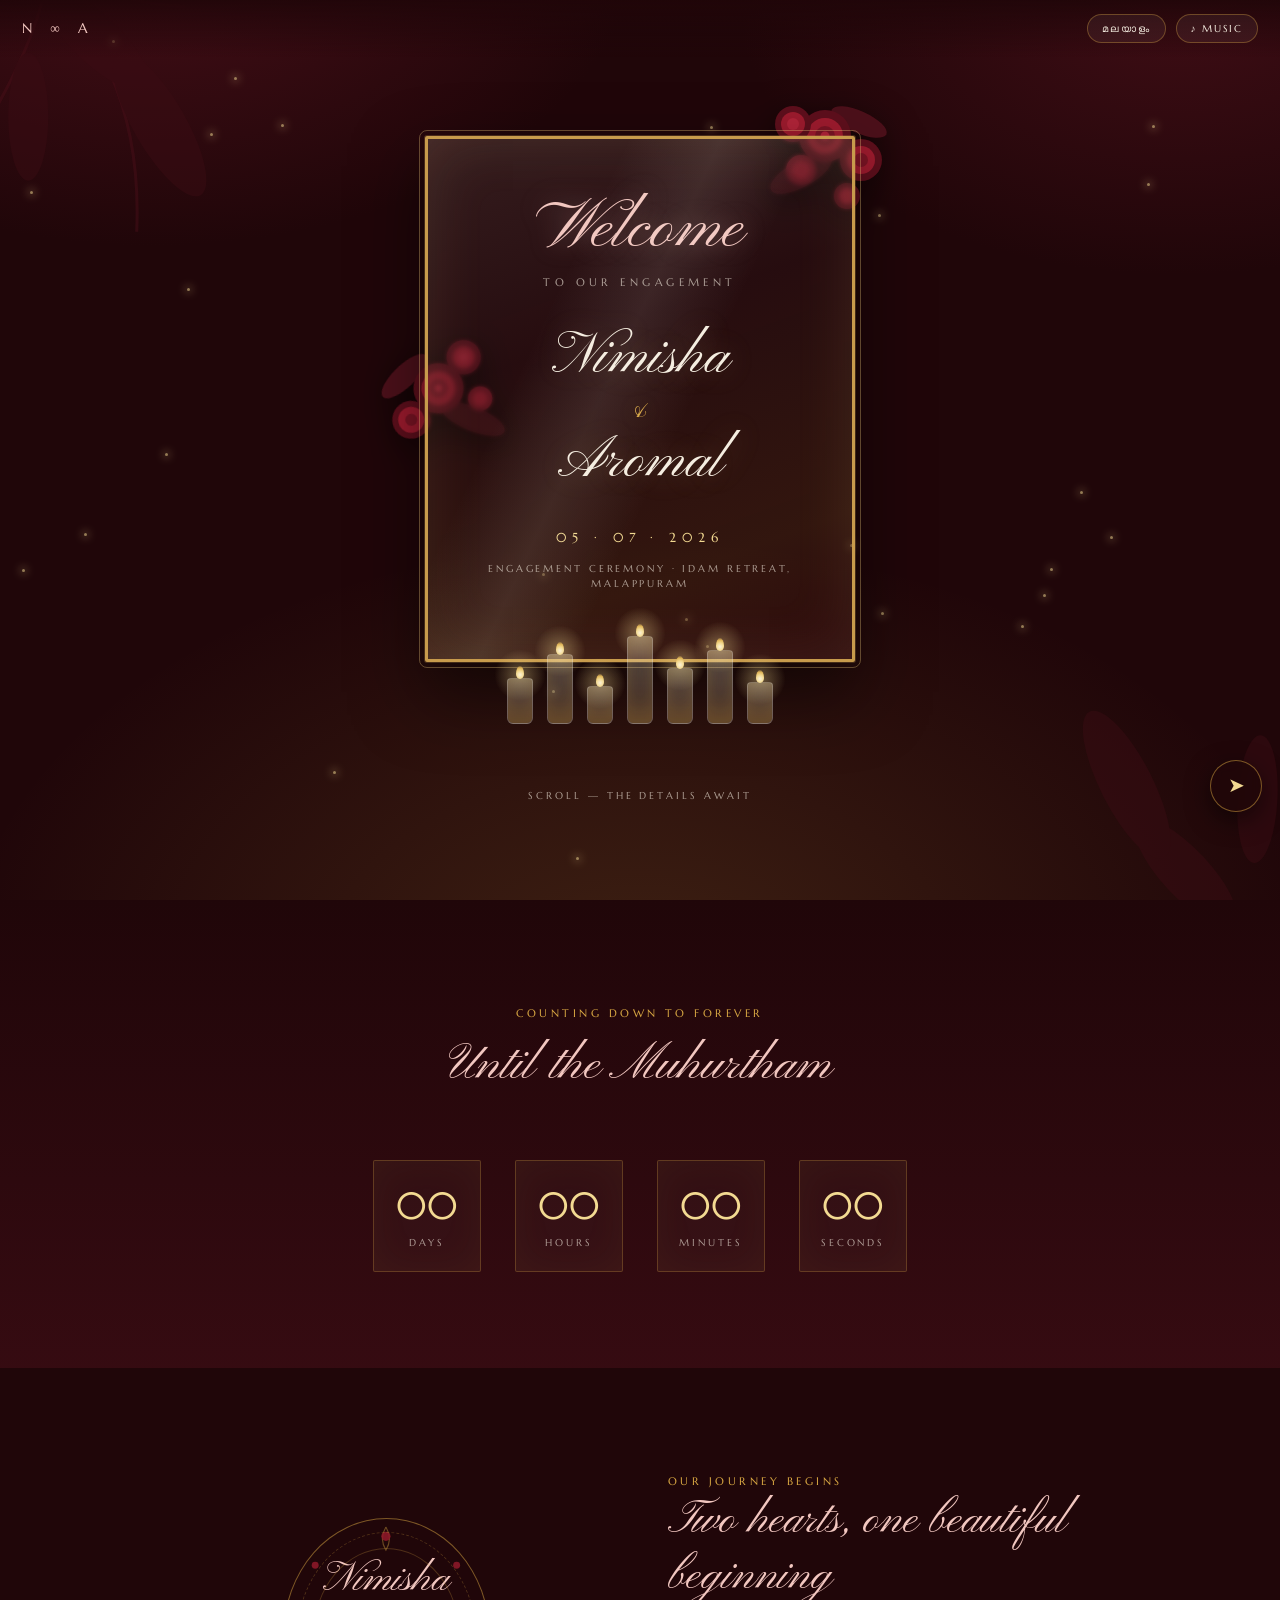
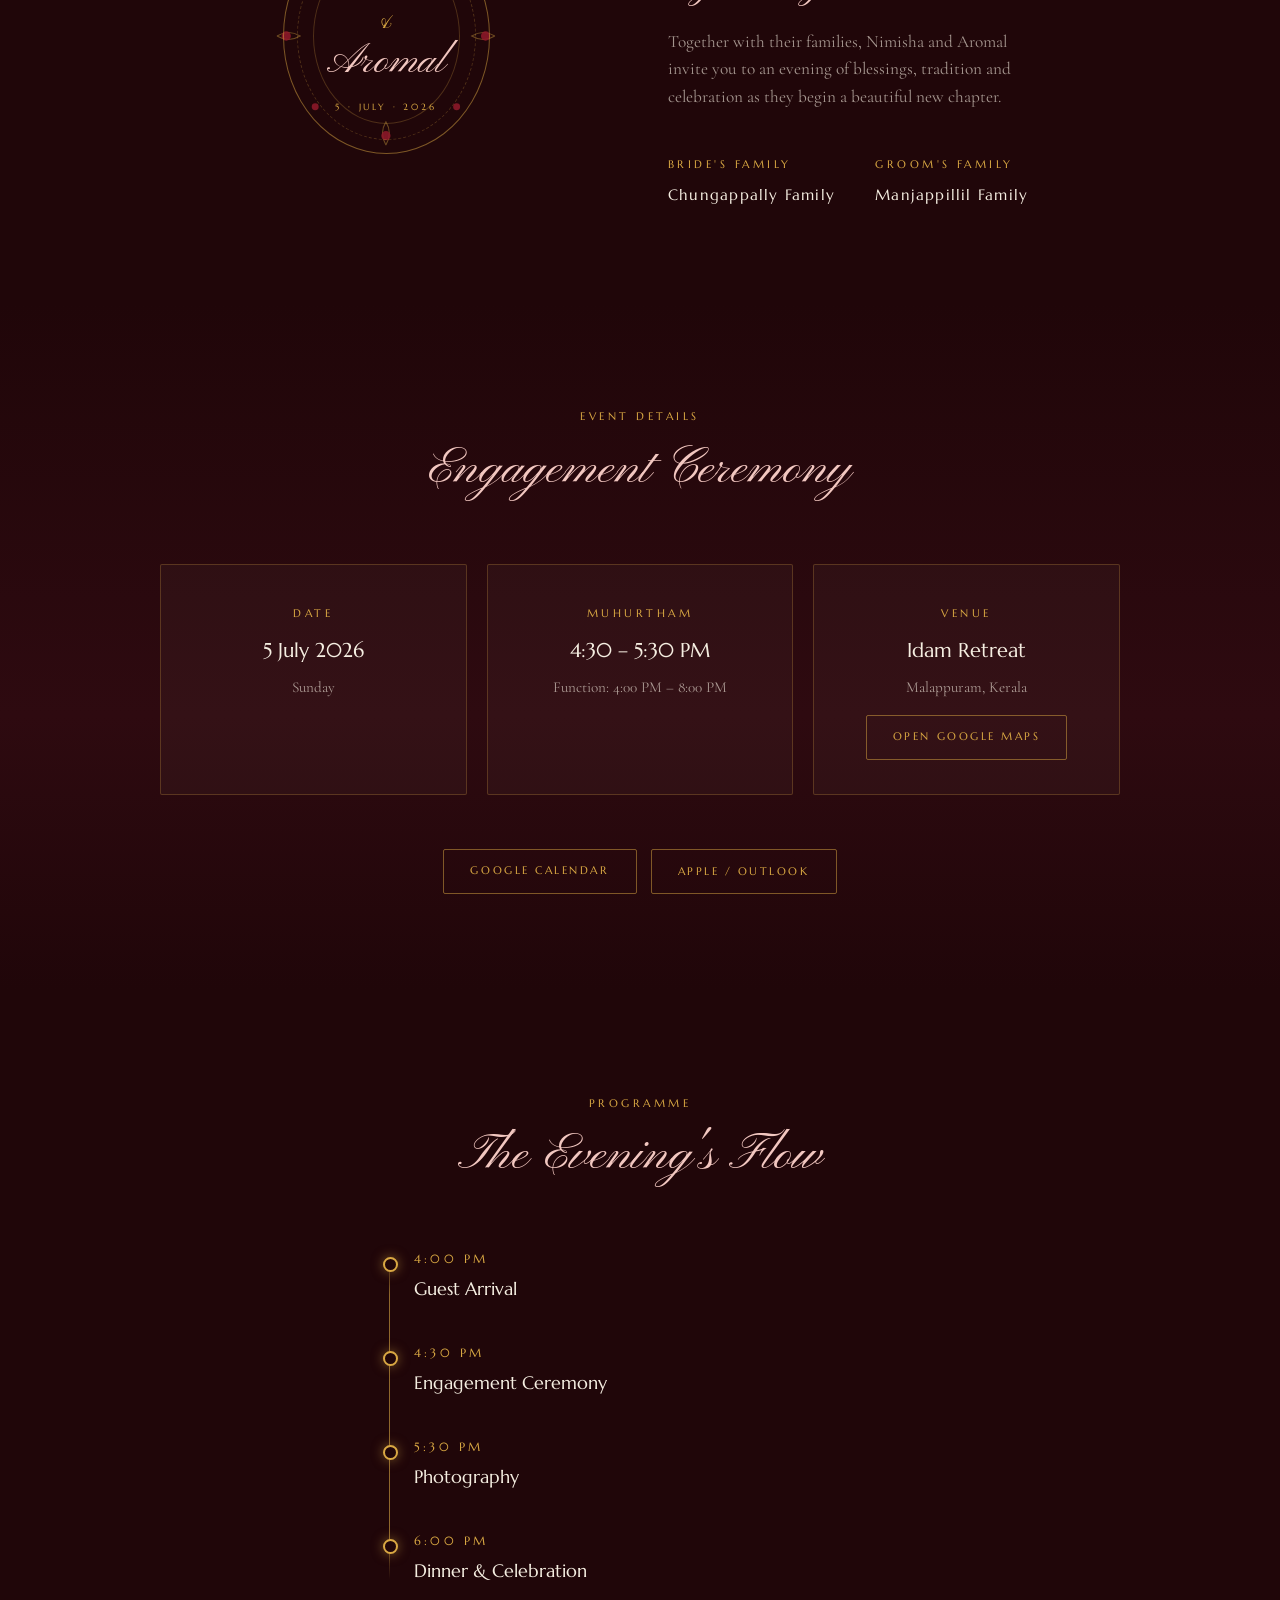
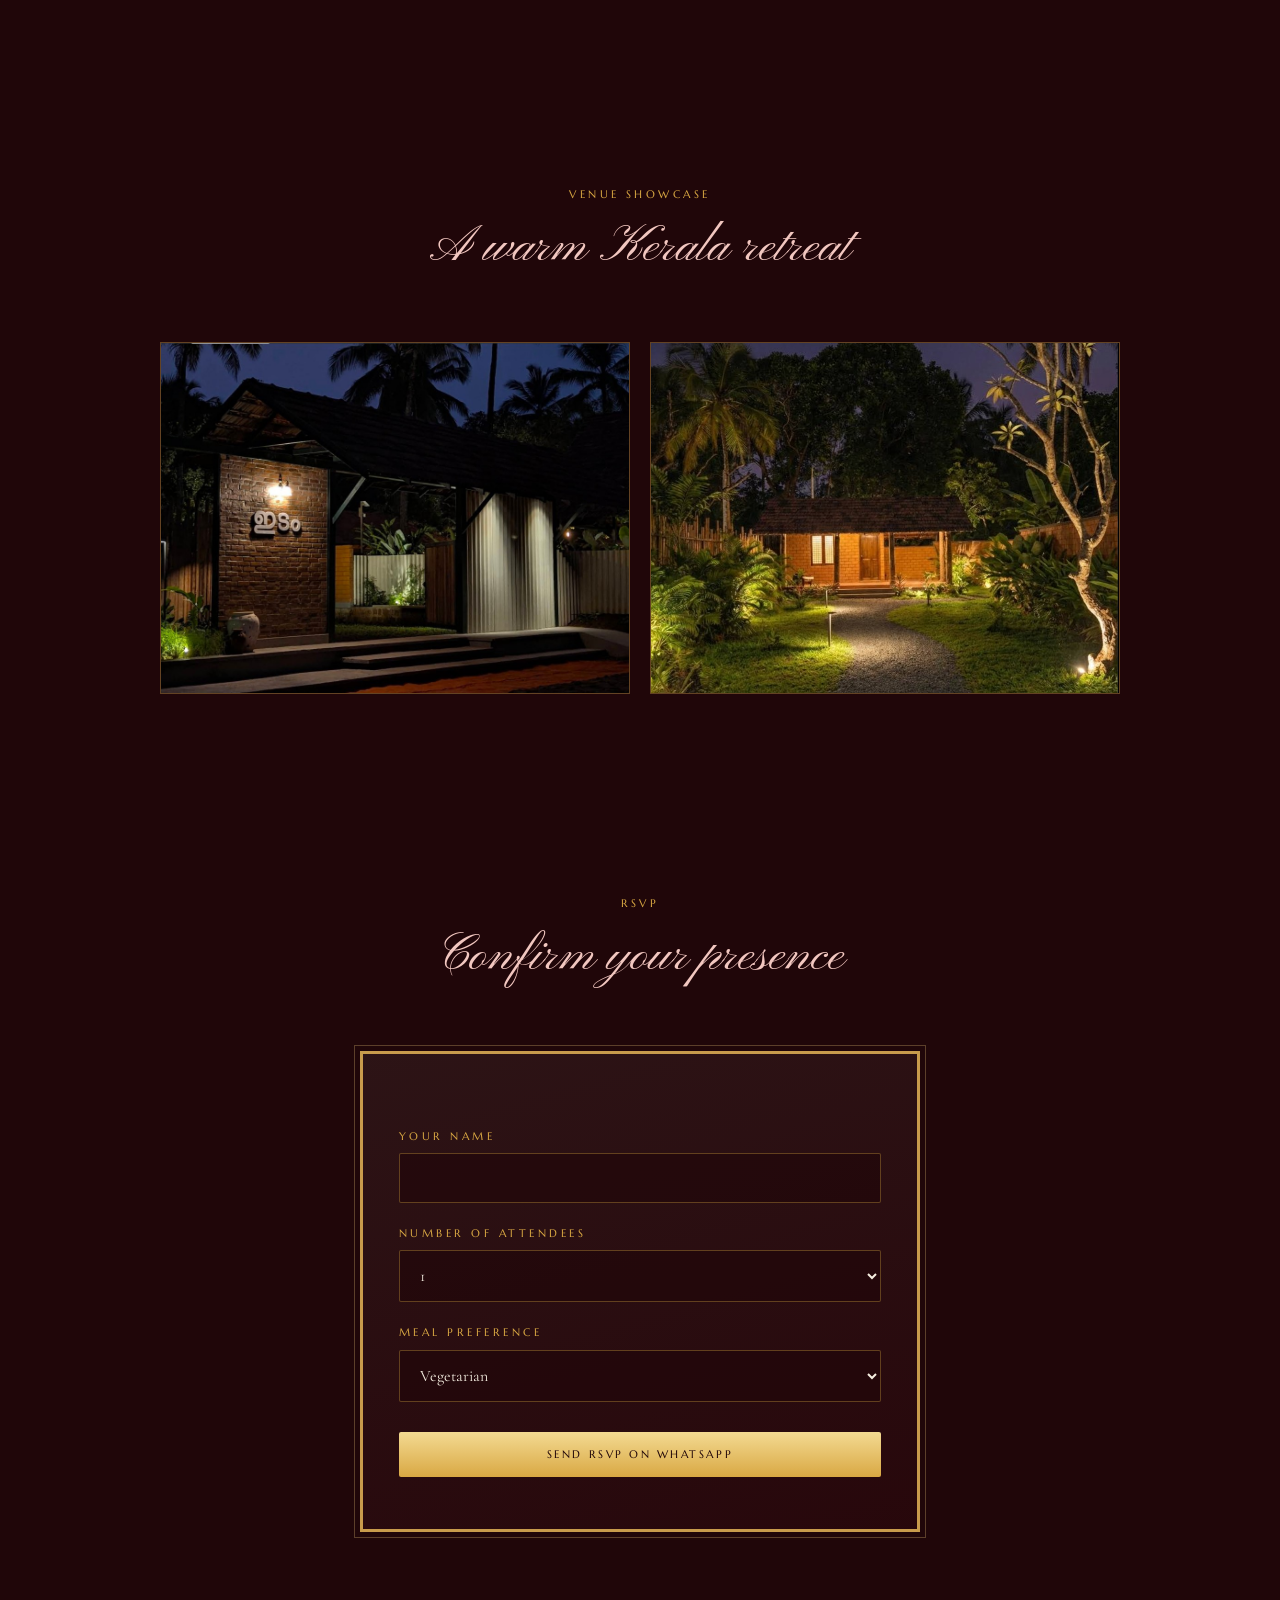
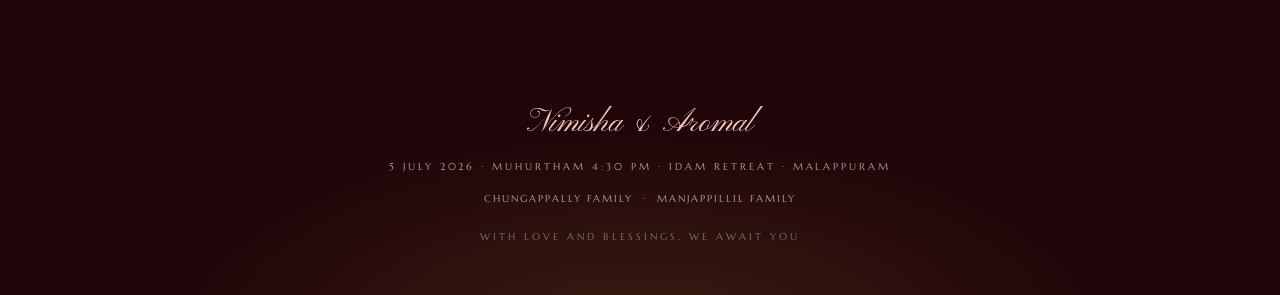
<file: nimisha_aromal_engagement_site/index.html>
<!DOCTYPE html>
<html lang="en">
<head>
<meta charset="UTF-8">
<meta name="viewport" content="width=device-width, initial-scale=1.0">
<meta name="theme-color" content="#200609">
<title>Nimisha &amp; Aromal | Engagement Invitation</title>
<meta name="description" content="Nimisha & Aromal Engagement Ceremony — 5 July 2026 at Idam Retreat, Malappuram.">
<meta property="og:title" content="Nimisha & Aromal | Engagement Invitation">
<meta property="og:description" content="Two Hearts, One Beautiful Beginning — 5 July 2026, Idam Retreat, Malappuram.">
<meta property="og:image" content="assets/venue1.jpg">
<link rel="preconnect" href="https://fonts.googleapis.com">
<link rel="preconnect" href="https://fonts.gstatic.com" crossorigin>
<link href="https://fonts.googleapis.com/css2?family=Pinyon+Script&family=Cormorant+Garamond:ital,wght@0,400;0,500;0,600;1,400&family=Marcellus&family=Noto+Serif+Malayalam:wght@400;600&display=swap" rel="stylesheet">
<style>
:root{
  --night:#200609;
  --pine:#3A0C13;
  --pine-soft:#4C101A;
  --candle:#D9A843;
  --glow:#F3DA92;
  --rose:#9E1B2E;
  --rose-deep:#5E0F1C;
  --blush:#F2C7C0;
  --ivory:#F5EEE1;
  --ivory-dim:rgba(245,238,225,.62);
  --copper:#C89B4C;
  --copper-light:#E6C478;
}
*{margin:0;padding:0;box-sizing:border-box}
html{scroll-behavior:smooth}
body{
  background:var(--night);
  color:var(--ivory);
  font-family:'Cormorant Garamond','Noto Serif Malayalam',serif;
  font-size:19px;
  line-height:1.6;
  overflow-x:hidden;
}
.ml body, body.ml{font-family:'Noto Serif Malayalam','Cormorant Garamond',serif}
::selection{background:var(--rose);color:var(--ivory)}
a{color:var(--glow)}
img{max-width:100%;display:block}

.caps{
  font-family:'Marcellus',serif;
  text-transform:uppercase;
  letter-spacing:.32em;
  font-size:.68rem;
  color:var(--candle);
}
.script{font-family:'Pinyon Script',cursive;font-weight:400}

/* ---------- top bar ---------- */
.topbar{
  position:fixed;inset:0 0 auto 0;z-index:50;
  display:flex;justify-content:space-between;align-items:center;
  padding:14px 22px;
  background:linear-gradient(180deg,rgba(32,6,9,.92),rgba(32,6,9,0));
}
.mono{font-family:'Marcellus',serif;letter-spacing:.25em;font-size:.85rem;color:var(--blush)}
.topbar .controls{display:flex;gap:10px}
.chip{
  font-family:'Marcellus',serif;font-size:.62rem;letter-spacing:.18em;text-transform:uppercase;
  color:var(--ivory);background:rgba(245,238,225,.06);
  border:1px solid rgba(217,168,67,.35);border-radius:999px;
  padding:7px 14px;cursor:pointer;transition:.25s;
}
.chip:hover,.chip:focus-visible{border-color:var(--candle);color:var(--candle);outline:none}

/* ---------- hero ---------- */
.hero{
  min-height:100svh;
  position:relative;
  display:flex;flex-direction:column;align-items:center;justify-content:center;
  padding:110px 18px 70px;
  background:
    radial-gradient(1100px 700px at 50% 108%, rgba(217,168,67,.16), transparent 62%),
    radial-gradient(800px 500px at 12% -6%, rgba(76,16,26,.85), transparent 60%),
    radial-gradient(800px 500px at 92% 0%, rgba(76,16,26,.7), transparent 55%),
    var(--night);
}
/* fairy lights */
.fairy{position:absolute;inset:0;pointer-events:none;overflow:hidden}
.fairy i{
  position:absolute;width:3px;height:3px;border-radius:50%;
  background:var(--glow);
  box-shadow:0 0 8px 2px rgba(243,218,146,.55);
  opacity:.55;
  animation:twinkle 4.2s ease-in-out infinite;
}
@keyframes twinkle{0%,100%{opacity:.2}50%{opacity:.8}}
/* leaf silhouettes */
.leaves{position:absolute;pointer-events:none;opacity:.5}
.leaves.tl{top:-30px;left:-40px;transform:rotate(12deg)}
.leaves.br{bottom:-40px;right:-46px;transform:rotate(195deg)}

/* the acrylic sign */
.sign-wrap{position:relative;z-index:2;width:min(430px,92vw)}
.sign-frame{
  position:relative;
  border:3px solid var(--copper);
  outline:1px solid rgba(230,196,120,.35);
  outline-offset:5px;
  border-radius:2px;
  padding:58px 30px 66px;
  background:
    linear-gradient(160deg, rgba(245,238,225,.10), rgba(245,238,225,.03) 38%, rgba(217,168,67,.10) 78%, rgba(158,27,46,.08)),
    rgba(32,6,9,.35);
  backdrop-filter:blur(2px);
  box-shadow:
    0 0 0 1px rgba(200,155,76,.25),
    0 30px 70px rgba(0,0,0,.55),
    inset 0 0 60px rgba(243,218,146,.10);
  text-align:center;
}
.sign-frame::after{ /* acrylic sheen */
  content:"";position:absolute;inset:0;pointer-events:none;
  background:linear-gradient(115deg, transparent 30%, rgba(245,238,225,.10) 44%, transparent 58%);
}
.sign-welcome{font-size:clamp(3rem,10vw,4.2rem);color:var(--blush);line-height:1;text-shadow:0 0 26px rgba(242,199,192,.35)}
.sign-sub{margin-top:10px;color:var(--ivory-dim);font-family:'Marcellus',serif;font-size:.66rem;letter-spacing:.42em;text-transform:uppercase}
.sign-names{margin-top:34px;font-size:clamp(2.6rem,9vw,3.6rem);color:var(--ivory);line-height:1.15;text-shadow:0 0 30px rgba(243,218,146,.25)}
.sign-amp{display:block;font-size:1.8rem;color:var(--candle);margin:2px 0}
.sign-date{margin-top:32px;font-family:'Marcellus',serif;letter-spacing:.45em;font-size:.82rem;color:var(--glow)}
/* rose clusters */
.roses{position:absolute;width:150px;height:150px;pointer-events:none;filter:drop-shadow(0 8px 16px rgba(0,0,0,.5))}
.roses.tr{top:-58px;right:-44px}
.roses.ml{left:-56px;top:34%;transform:rotate(-14deg)}
/* candles under the sign */
.candles{
  position:relative;z-index:2;
  display:flex;align-items:flex-end;justify-content:center;gap:14px;
  margin-top:-26px;
}
.candle{position:relative;width:26px;border-radius:4px 4px 6px 6px;
  background:linear-gradient(180deg,rgba(245,238,225,.28),rgba(245,238,225,.10));
  border:1px solid rgba(245,238,225,.25);
  box-shadow:inset 0 -14px 20px rgba(217,168,67,.28);
}
.candle::before{ /* flame */
  content:"";position:absolute;left:50%;top:-13px;transform:translateX(-50%);
  width:8px;height:13px;border-radius:50% 50% 50% 50%/62% 62% 38% 38%;
  background:radial-gradient(circle at 50% 68%, #fff 0%, var(--glow) 38%, var(--candle) 68%, transparent 100%);
  animation:flick 1.6s ease-in-out infinite;
}
.candle::after{ /* halo */
  content:"";position:absolute;left:50%;top:-30px;transform:translateX(-50%);
  width:52px;height:52px;border-radius:50%;
  background:radial-gradient(circle, rgba(243,218,146,.38), transparent 70%);
  animation:flick 1.6s ease-in-out infinite;
}
.candle:nth-child(2n)::before,.candle:nth-child(2n)::after{animation-delay:.5s;animation-duration:1.9s}
.candle:nth-child(3n)::before,.candle:nth-child(3n)::after{animation-delay:.9s;animation-duration:1.4s}
@keyframes flick{0%,100%{opacity:.85;transform:translateX(-50%) scale(1)}50%{opacity:1;transform:translateX(-50%) scale(1.12) translateY(-1px)}}
.hero .scrollcue{margin-top:64px;z-index:2;color:var(--ivory-dim);font-family:'Marcellus',serif;font-size:.62rem;letter-spacing:.3em;text-transform:uppercase;text-decoration:none}

/* ---------- sections ---------- */
section{padding:96px 22px;position:relative}
.inner{max-width:960px;margin:0 auto}
.sec-head{text-align:center;margin-bottom:52px}
.sec-head .script{font-size:clamp(2.4rem,6vw,3.2rem);color:var(--blush)}
.divider{width:120px;height:14px;margin:14px auto 0;opacity:.9}

/* countdown */
.countdown{background:linear-gradient(180deg,var(--night),var(--pine) 120%)}
.cd-grid{display:flex;justify-content:center;gap:clamp(10px,4vw,34px);flex-wrap:wrap}
.cd-cell{
  min-width:108px;padding:26px 10px 20px;text-align:center;
  border:1px solid rgba(217,168,67,.28);border-radius:2px;
  background:rgba(245,238,225,.03);
  box-shadow:inset 0 0 40px rgba(217,168,67,.05);
}
.cd-cell b{display:block;font-family:'Marcellus',serif;font-size:2.4rem;color:var(--glow);font-weight:400;line-height:1}
.cd-cell span{display:block;margin-top:10px;font-family:'Marcellus',serif;font-size:.6rem;letter-spacing:.3em;text-transform:uppercase;color:var(--ivory-dim)}

/* invitation */
.invite .inner{display:grid;grid-template-columns:1fr 1fr;gap:56px;align-items:center}
.invite-copy .script{font-size:clamp(2.2rem,5vw,2.9rem);color:var(--blush);line-height:1.2}
.invite-copy p{margin-top:22px;color:var(--ivory-dim);font-size:1.08rem;max-width:44ch}
.fam{display:flex;gap:40px;margin-top:36px}
.fam div b{display:block;font-family:'Marcellus',serif;font-size:.95rem;letter-spacing:.08em;color:var(--ivory);font-weight:400;margin-top:6px}

/* event details */
.details{background:linear-gradient(180deg,var(--night) 0%,#2E0A10 60%,var(--night))}
.cards{display:grid;grid-template-columns:repeat(3,1fr);gap:20px}
.card{
  text-align:center;padding:40px 22px 34px;
  border:1px solid rgba(217,168,67,.25);border-radius:2px;
  background:rgba(245,238,225,.03);
}
.card .caps{display:block;margin-bottom:14px}
.card b{font-family:'Marcellus',serif;font-weight:400;font-size:1.25rem;color:var(--ivory);line-height:1.4}
.card small{display:block;margin-top:8px;color:var(--ivory-dim);font-size:.95rem}
.btn{
  display:inline-block;margin-top:16px;text-decoration:none;
  font-family:'Marcellus',serif;font-size:.66rem;letter-spacing:.24em;text-transform:uppercase;
  color:var(--night);background:linear-gradient(180deg,var(--glow),var(--candle));
  padding:13px 26px;border-radius:2px;border:0;cursor:pointer;transition:.25s;
}
.btn:hover{filter:brightness(1.08);transform:translateY(-1px)}
.btn.ghost{background:none;color:var(--candle);border:1px solid rgba(217,168,67,.5)}

/* venue */
.venue-grid{display:grid;grid-template-columns:1fr 1fr;gap:20px}
.venue-grid img{border:1px solid rgba(200,155,76,.4);aspect-ratio:4/3;object-fit:cover;width:100%}

/* rsvp */
.rsvp .panel{
  max-width:560px;margin:0 auto;padding:52px 36px;
  border:3px solid var(--copper);outline:1px solid rgba(230,196,120,.3);outline-offset:5px;
  background:linear-gradient(165deg,rgba(245,238,225,.06),rgba(158,27,46,.06));
  text-align:center;
}
.rsvp label{display:block;text-align:left;margin:22px 0 8px}
.rsvp input,.rsvp select{
  width:100%;padding:14px 16px;font-family:inherit;font-size:1rem;
  background:rgba(32,6,9,.6);color:var(--ivory);
  border:1px solid rgba(217,168,67,.35);border-radius:2px;
}
.rsvp input:focus,.rsvp select:focus{outline:1px solid var(--candle)}
.rsvp .btn{width:100%;margin-top:30px;padding:16px}

footer{
  text-align:center;padding:70px 20px 50px;
  color:var(--ivory-dim);
  background:radial-gradient(700px 320px at 50% 120%, rgba(217,168,67,.14), transparent 70%),var(--night);
}
footer .script{font-size:2rem;color:var(--blush)}
footer p{margin-top:10px;font-family:'Marcellus',serif;font-size:.62rem;letter-spacing:.3em;text-transform:uppercase}

/* entrance animations */
@keyframes riseIn{from{opacity:0;transform:translateY(26px)}to{opacity:1;transform:none}}
.sign-wrap{animation:riseIn 1.1s cubic-bezier(.22,1,.36,1) .15s both}
.candles{animation:riseIn 1.1s cubic-bezier(.22,1,.36,1) .45s both}
.hero .scrollcue{animation:riseIn 1s ease .8s both}
.reveal{opacity:0;transform:translateY(24px);transition:opacity .8s ease,transform .8s cubic-bezier(.22,1,.36,1)}
.reveal.in{opacity:1;transform:none}
/* countdown digit change */
.cd-cell b{transition:transform .18s ease}
.cd-cell b.tick{transform:translateY(-4px) scale(1.08);color:var(--ivory)}
/* card hover */
.card{transition:border-color .3s,box-shadow .3s,transform .3s}
.card:hover{border-color:rgba(217,168,67,.55);box-shadow:0 12px 34px rgba(0,0,0,.4),inset 0 0 40px rgba(217,168,67,.08);transform:translateY(-3px)}
/* focus visibility */
a:focus-visible,button:focus-visible,input:focus-visible,select:focus-visible{outline:2px solid var(--candle);outline-offset:3px}

/* ---- premium additions ---- */
/* loading screen */
#loader{position:fixed;inset:0;z-index:100;background:var(--night);display:flex;align-items:center;justify-content:center;flex-direction:column;gap:18px;transition:opacity .7s ease,visibility .7s}
#loader.done{opacity:0;visibility:hidden}
#loader .mono{font-size:1.1rem;color:var(--blush);animation:loaderPulse 1.6s ease-in-out infinite}
#loader .caps{animation:loaderPulse 1.6s ease-in-out infinite .3s}
@keyframes loaderPulse{0%,100%{opacity:.45}50%{opacity:1}}
/* rising gold particles */
.rise-wrap{position:absolute;inset:0;overflow:hidden;pointer-events:none}
.rise-wrap i{position:absolute;bottom:-10px;width:4px;height:4px;border-radius:50%;background:var(--glow);opacity:0;box-shadow:0 0 10px 2px rgba(243,218,146,.4);animation:riseUp linear infinite}
@keyframes riseUp{0%{transform:translateY(0);opacity:0}12%{opacity:.7}85%{opacity:.35}100%{transform:translateY(-105vh);opacity:0}}
/* hero venue subline */
.sign-venue{margin-top:14px;font-family:'Marcellus',serif;font-size:.6rem;letter-spacing:.3em;text-transform:uppercase;color:var(--ivory-dim)}
/* monogram medallion replacing photo */
.medallion{position:relative;aspect-ratio:1;max-width:380px;margin:0 auto;display:flex;align-items:center;justify-content:center}
.medallion .ring{position:absolute;inset:0;border-radius:50%;border:1px solid rgba(217,168,67,.5)}
.medallion .ring.r2{inset:14px;border-style:dashed;opacity:.5;animation:spinSlow 60s linear infinite}
.medallion .ring.r3{inset:30px;border-color:rgba(217,168,67,.25)}
@keyframes spinSlow{to{transform:rotate(360deg)}}
.medallion .core{text-align:center;padding:40px}
.medallion .core .script{font-size:2.6rem;color:var(--blush);line-height:1.1}
.medallion .core .amp{color:var(--candle);font-size:1.6rem;display:block;margin:4px 0}
.medallion .core .caps{display:block;margin-top:14px;font-size:.55rem}
.medallion svg.petals{position:absolute;inset:-6%;width:112%;height:112%;pointer-events:none;opacity:.9}
/* timeline */
.timeline{max-width:520px;margin:0 auto;position:relative;padding-left:34px}
.timeline::before{content:"";position:absolute;left:9px;top:6px;bottom:6px;width:1px;background:linear-gradient(180deg,transparent,rgba(217,168,67,.6) 12%,rgba(217,168,67,.6) 88%,transparent)}
.tl-item{position:relative;padding:0 0 40px}
.tl-item:last-child{padding-bottom:0}
.tl-item::before{content:"";position:absolute;left:-31px;top:7px;width:11px;height:11px;border-radius:50%;background:var(--night);border:2px solid var(--candle);box-shadow:0 0 12px rgba(217,168,67,.5)}
.tl-time{font-family:'Marcellus',serif;font-size:.72rem;letter-spacing:.28em;color:var(--candle);text-transform:uppercase}
.tl-title{font-family:'Marcellus',serif;font-size:1.15rem;color:var(--ivory);margin-top:6px;font-weight:400}
/* calendar buttons */
.cal-row{display:flex;justify-content:center;gap:14px;flex-wrap:wrap;margin-top:38px}
/* floating action buttons */
.fab{position:fixed;right:18px;z-index:60;width:52px;height:52px;border-radius:50%;display:flex;align-items:center;justify-content:center;text-decoration:none;border:1px solid rgba(217,168,67,.5);background:rgba(32,6,9,.85);backdrop-filter:blur(6px);color:var(--glow);font-size:1.25rem;box-shadow:0 8px 24px rgba(0,0,0,.5);transition:.3s;cursor:pointer}
.fab:hover{background:var(--candle);color:var(--night)}
#fabMap{bottom:88px}
#fabTop{bottom:22px;opacity:0;visibility:hidden;transform:translateY(10px)}
#fabTop.show{opacity:1;visibility:visible;transform:none}
/* rsvp confirmation overlay */
#confirmOv{position:fixed;inset:0;z-index:90;background:rgba(32,6,9,.92);backdrop-filter:blur(8px);display:flex;align-items:center;justify-content:center;flex-direction:column;gap:20px;opacity:0;visibility:hidden;transition:opacity .4s,visibility .4s}
#confirmOv.show{opacity:1;visibility:visible}
#confirmOv .check{width:88px;height:88px;border-radius:50%;border:2px solid var(--candle);display:flex;align-items:center;justify-content:center}
#confirmOv .check svg path{stroke:var(--glow);stroke-width:3;fill:none;stroke-dasharray:60;stroke-dashoffset:60}
#confirmOv.show .check svg path{animation:drawCheck .7s ease .25s forwards}
@keyframes drawCheck{to{stroke-dashoffset:0}}
#confirmOv .script{font-size:2.2rem;color:var(--blush)}

@media (max-width:820px){
  .invite .inner{grid-template-columns:1fr;gap:40px}
  .cards{grid-template-columns:1fr}
  .venue-grid{grid-template-columns:1fr}
  .roses.tr{top:-52px;right:-24px;width:118px;height:118px}
  .roses.ml{left:-34px;width:110px;height:110px}
}
@media (prefers-reduced-motion:reduce){
  *,*::before,*::after{animation:none!important;transition:none!important}
  html{scroll-behavior:auto}
}
</style>
</head>
<body>

<div id="loader" aria-hidden="true">
  <div class="mono">N&nbsp;&nbsp;∞&nbsp;&nbsp;A</div>
  <span class="caps">5 · July · 2026</span>
</div>

<header class="topbar">
  <div class="mono">N&nbsp;&nbsp;∞&nbsp;&nbsp;A</div>
  <div class="controls">
    <button class="chip" id="langBtn" aria-label="Switch language">മലയാളം</button>
    <button class="chip" id="musicBtn" aria-label="Play music">♪ Music</button>
  </div>
</header>

<!-- ================= HERO : the acrylic welcome sign ================= -->
<div class="hero" id="invitation">
  <div class="fairy" id="fairy" aria-hidden="true"></div>
  <div class="rise-wrap" id="rise" aria-hidden="true"></div>

  <svg class="leaves tl" width="360" height="300" viewBox="0 0 360 300" aria-hidden="true">
    <g fill="none" stroke="#4C101A" stroke-width="3" opacity=".9">
      <path d="M20 10 C 120 60, 180 140, 200 260" />
      <path d="M20 10 C 80 30, 130 40, 200 30" />
      <path d="M60 40 C 60 100, 40 160, 20 220" />
    </g>
    <g fill="#3A0C13">
      <ellipse cx="120" cy="80" rx="70" ry="24" transform="rotate(32 120 80)"/>
      <ellipse cx="200" cy="150" rx="82" ry="26" transform="rotate(48 200 150)"/>
      <ellipse cx="70" cy="170" rx="64" ry="20" transform="rotate(78 70 170)"/>
    </g>
  </svg>
  <svg class="leaves br" width="360" height="300" viewBox="0 0 360 300" aria-hidden="true">
    <g fill="#3A0C13">
      <ellipse cx="120" cy="80" rx="70" ry="24" transform="rotate(32 120 80)"/>
      <ellipse cx="200" cy="150" rx="82" ry="26" transform="rotate(48 200 150)"/>
      <ellipse cx="70" cy="170" rx="64" ry="20" transform="rotate(78 70 170)"/>
    </g>
  </svg>

  <div class="sign-wrap">
    <!-- rose cluster top-right -->
    <svg class="roses tr" viewBox="0 0 150 150" aria-hidden="true">
      <g>
        <ellipse cx="52" cy="96" rx="34" ry="13" fill="#3A0C13" transform="rotate(-28 52 96)"/>
        <ellipse cx="110" cy="44" rx="30" ry="11" fill="#4C101A" transform="rotate(24 110 44)"/>
        <circle cx="76" cy="58" r="26" fill="#5E0F1C"/><circle cx="76" cy="58" r="18" fill="#9E1B2E"/><circle cx="76" cy="58" r="10" fill="#7A1424"/><circle cx="76" cy="58" r="4.5" fill="#B22439"/>
        <circle cx="112" cy="82" r="21" fill="#5E0F1C"/><circle cx="112" cy="82" r="14" fill="#9E1B2E"/><circle cx="112" cy="82" r="7" fill="#7A1424"/>
        <circle cx="44" cy="46" r="18" fill="#5E0F1C"/><circle cx="44" cy="46" r="12" fill="#9E1B2E"/><circle cx="44" cy="46" r="6" fill="#B22439"/>
        <circle cx="52" cy="92" r="15" fill="#7A1424"/><circle cx="52" cy="92" r="9" fill="#9E1B2E"/>
        <circle cx="98" cy="118" r="13" fill="#5E0F1C"/><circle cx="98" cy="118" r="8" fill="#9E1B2E"/>
      </g>
    </svg>
    <!-- rose cluster mid-left -->
    <svg class="roses ml" viewBox="0 0 150 150" aria-hidden="true">
      <g>
        <ellipse cx="96" cy="110" rx="34" ry="12" fill="#3A0C13" transform="rotate(36 96 110)"/>
        <ellipse cx="40" cy="52" rx="30" ry="11" fill="#4C101A" transform="rotate(-30 40 52)"/>
        <circle cx="70" cy="72" r="25" fill="#5E0F1C"/><circle cx="70" cy="72" r="17" fill="#9E1B2E"/><circle cx="70" cy="72" r="9" fill="#7A1424"/><circle cx="70" cy="72" r="4" fill="#B22439"/>
        <circle cx="36" cy="96" r="19" fill="#5E0F1C"/><circle cx="36" cy="96" r="13" fill="#9E1B2E"/><circle cx="36" cy="96" r="6" fill="#7A1424"/>
        <circle cx="102" cy="48" r="17" fill="#5E0F1C"/><circle cx="102" cy="48" r="11" fill="#9E1B2E"/><circle cx="102" cy="48" r="5" fill="#B22439"/>
        <circle cx="108" cy="92" r="12" fill="#7A1424"/><circle cx="108" cy="92" r="7" fill="#9E1B2E"/>
      </g>
    </svg>

    <div class="sign-frame">
      <div class="sign-welcome script" data-i18n="welcome">Welcome</div>
      <div class="sign-sub" data-i18n="toour">To our engagement</div>
      <div class="sign-names script">Nimisha<span class="sign-amp">&amp;</span>Aromal</div>
      <div class="sign-date">05 · 07 · 2026</div>
      <div class="sign-venue" data-i18n="signvenue">Engagement Ceremony · Idam Retreat, Malappuram</div>
    </div>
  </div>

  <div class="candles" aria-hidden="true">
    <div class="candle" style="height:46px"></div>
    <div class="candle" style="height:70px"></div>
    <div class="candle" style="height:38px"></div>
    <div class="candle" style="height:88px"></div>
    <div class="candle" style="height:56px"></div>
    <div class="candle" style="height:74px"></div>
    <div class="candle" style="height:42px"></div>
  </div>

  <a class="scrollcue" href="#countdown" data-i18n="scroll">Scroll — the details await</a>
</div>

<!-- ================= COUNTDOWN ================= -->
<section class="countdown" id="countdown">
  <div class="inner">
    <div class="sec-head">
      <span class="caps" data-i18n="counting">Counting down to forever</span>
      <div class="script" data-i18n="cdtitle">Until the Muhurtham</div>
    </div>
    <div class="cd-grid" id="cd">
      <div class="cd-cell"><b id="d">--</b><span data-i18n="days">Days</span></div>
      <div class="cd-cell"><b id="h">--</b><span data-i18n="hours">Hours</span></div>
      <div class="cd-cell"><b id="m">--</b><span data-i18n="mins">Minutes</span></div>
      <div class="cd-cell"><b id="s">--</b><span data-i18n="secs">Seconds</span></div>
    </div>
  </div>
</section>

<!-- ================= INVITATION + PHOTO ================= -->
<section class="invite">
  <div class="inner">
    <div class="medallion">
      <svg class="petals" viewBox="0 0 200 200" aria-hidden="true">
        <g fill="none" stroke="rgba(217,168,67,.45)" stroke-width="1">
          <path d="M100 6 q6 10 0 20 q-6 -10 0 -20" />
          <path d="M100 194 q6 -10 0 -20 q-6 10 0 20" />
          <path d="M6 100 q10 6 20 0 q-10 -6 -20 0" />
          <path d="M194 100 q-10 6 -20 0 q10 -6 20 0" />
        </g>
        <g fill="rgba(158,27,46,.85)">
          <circle cx="100" cy="14" r="4"/><circle cx="100" cy="186" r="4"/>
          <circle cx="14" cy="100" r="4"/><circle cx="186" cy="100" r="4"/>
          <circle cx="39" cy="39" r="3"/><circle cx="161" cy="39" r="3"/>
          <circle cx="39" cy="161" r="3"/><circle cx="161" cy="161" r="3"/>
        </g>
      </svg>
      <div class="ring"></div><div class="ring r2"></div><div class="ring r3"></div>
      <div class="core">
        <div class="script">Nimisha<span class="amp">&amp;</span>Aromal</div>
        <span class="caps">5 · July · 2026</span>
      </div>
    </div>
    <div class="invite-copy">
      <span class="caps" data-i18n="journey">Our journey begins</span>
      <h2 class="script" data-i18n="twohearts">Two hearts, one beautiful beginning</h2>
      <p data-i18n="inviteline">Together with their families, Nimisha and Aromal invite you to an evening of blessings, tradition and celebration as they begin a beautiful new chapter.</p>
      <div class="fam">
        <div><span class="caps" data-i18n="bride">Bride's family</span><b>Chungappally Family</b></div>
        <div><span class="caps" data-i18n="groom">Groom's family</span><b>Manjappillil Family</b></div>
      </div>
    </div>
  </div>
</section>

<!-- ================= EVENT DETAILS ================= -->
<section class="details" id="event">
  <div class="inner">
    <div class="sec-head">
      <span class="caps" data-i18n="eventdet">Event details</span>
      <div class="script" data-i18n="ceremony">Engagement Ceremony</div>
    </div>
    <div class="cards">
      <div class="card">
        <span class="caps" data-i18n="date">Date</span>
        <b>5 July 2026</b>
        <small data-i18n="sunday">Sunday</small>
      </div>
      <div class="card">
        <span class="caps" data-i18n="muhurtham">Muhurtham</span>
        <b id="muhurthamText">4:30 – 5:30 PM</b>
        <small data-i18n="arrive">Function: 4:00 PM – 8:00 PM</small>
      </div>
      <div class="card">
        <span class="caps" data-i18n="venue">Venue</span>
        <b>Idam Retreat</b>
        <small>Malappuram, Kerala</small>
        <a class="btn ghost" href="https://maps.app.goo.gl/XEyS1gafL1X7t8Pw7" target="_blank" rel="noopener" data-i18n="maps">Open Google Maps</a>
      </div>
    </div>
    <div class="cal-row">
      <a class="btn ghost" id="calGoogle" target="_blank" rel="noopener" data-i18n="calg">Google Calendar</a>
      <button class="btn ghost" id="calIcs" data-i18n="cali">Apple / Outlook</button>
    </div>
  </div>
</section>

<!-- ================= TIMELINE ================= -->
<section>
  <div class="inner">
    <div class="sec-head">
      <span class="caps" data-i18n="program">Programme</span>
      <div class="script" data-i18n="eveflow">The Evening's Flow</div>
    </div>
    <div class="timeline">
      <div class="tl-item"><div class="tl-time">4:00 PM</div><div class="tl-title" data-i18n="tl1">Guest Arrival</div></div>
      <div class="tl-item"><div class="tl-time">4:30 PM</div><div class="tl-title" data-i18n="tl2">Engagement Ceremony</div></div>
      <div class="tl-item"><div class="tl-time">5:30 PM</div><div class="tl-title" data-i18n="tl3">Photography</div></div>
      <div class="tl-item"><div class="tl-time">6:00 PM</div><div class="tl-title" data-i18n="tl4">Dinner &amp; Celebration</div></div>
    </div>
  </div>
</section>

<!-- ================= VENUE ================= -->
<section>
  <div class="inner">
    <div class="sec-head">
      <span class="caps" data-i18n="venueshow">Venue showcase</span>
      <div class="script" data-i18n="venuetitle">A warm Kerala retreat</div>
    </div>
    <div class="venue-grid">
      <img src="assets/venue1.jpg" alt="Idam Retreat pathway" loading="lazy" onerror="this.parentElement.removeChild(this)">
      <img src="assets/venue2.jpg" alt="Idam Retreat entrance" loading="lazy" onerror="this.parentElement.removeChild(this)">
    </div>
  </div>
</section>

<!-- ================= RSVP ================= -->
<section class="rsvp" id="rsvp">
  <div class="inner">
    <div class="sec-head">
      <span class="caps">RSVP</span>
      <div class="script" data-i18n="confirm">Confirm your presence</div>
    </div>
    <div class="panel">
      <label class="caps" for="gname" data-i18n="yourname">Your name</label>
      <input id="gname" type="text" autocomplete="name" placeholder="">
      <label class="caps" for="gcount" data-i18n="attendees">Number of attendees</label>
      <select id="gcount"><option>1</option><option>2</option><option>3</option><option>4+</option></select>
      <label class="caps" for="gmeal" data-i18n="meal">Meal preference</label>
      <select id="gmeal"><option data-i18n-opt="veg">Vegetarian</option><option data-i18n-opt="nonveg">Non-Vegetarian</option></select>
      <button class="btn" id="waBtn" data-i18n="sendwa">Send RSVP on WhatsApp</button>
    </div>
  </div>
</section>

<footer>
  <div class="script">Nimisha &amp; Aromal</div>
  <p>5 July 2026 · Muhurtham 4:30 PM · Idam Retreat · Malappuram</p>
  <p style="margin-top:16px;letter-spacing:.2em">Chungappally Family &nbsp;·&nbsp; Manjappillil Family</p>
  <p style="margin-top:22px;opacity:.65" data-i18n="blessing">With love and blessings, we await you</p>
</footer>

<a class="fab" id="fabMap" href="https://maps.app.goo.gl/XEyS1gafL1X7t8Pw7" target="_blank" rel="noopener" aria-label="Directions to Idam Retreat" title="Directions">➤</a>
<button class="fab" id="fabTop" aria-label="Scroll to top" title="Back to top">↑</button>

<div id="confirmOv" role="status" aria-live="polite">
  <div class="check"><svg viewBox="0 0 52 52" width="44" height="44"><path d="M12 27 l10 10 l18 -22"/></svg></div>
  <div class="script" data-i18n="thanku">Thank you!</div>
  <span class="caps" data-i18n="opening">Opening WhatsApp…</span>
</div>

<audio id="bgm" src="assets/music.mp3" loop preload="none"></audio>

<script>
/* ================= EDIT IF NEEDED ================= */
const MUHURTHAM = "2026-07-05T16:30:00+05:30";   // muhurtham start 4:30 PM IST (countdown target)
const WHATSAPP_NUMBER = "918590551268";          // RSVP number: country code + number, digits only
/* ================================================== */

/* KILL old service worker + caches so returning guests get the new site */
if("serviceWorker" in navigator){
  navigator.serviceWorker.getRegistrations().then(rs=>rs.forEach(r=>r.unregister())).catch(()=>{});
  if(window.caches) caches.keys().then(ks=>ks.forEach(k=>caches.delete(k))).catch(()=>{});
}

/* scroll reveal */
document.querySelectorAll("section .inner").forEach(el=>el.classList.add("reveal"));
const io = new IntersectionObserver(es=>es.forEach(e=>{if(e.isIntersecting){e.target.classList.add("in");io.unobserve(e.target)}}),{threshold:.12});
document.querySelectorAll(".reveal").forEach(el=>io.observe(el));

/* loading screen */
window.addEventListener("load", () => setTimeout(() => document.getElementById("loader").classList.add("done"), 500));
setTimeout(() => document.getElementById("loader").classList.add("done"), 2600); /* failsafe */

/* rising gold particles */
const rise = document.getElementById("rise");
for(let i=0;i<14;i++){
  const p = document.createElement("i");
  p.style.left = Math.random()*100+"%";
  p.style.animationDuration = (9+Math.random()*8)+"s";
  p.style.animationDelay = (Math.random()*9)+"s";
  p.style.width = p.style.height = (2.5+Math.random()*2.5)+"px";
  rise.appendChild(p);
}

/* add to calendar: 5 July 2026, 4:00-8:00 PM IST = 10:30-14:30 UTC */
const CAL = {
  title: "Nimisha & Aromal — Engagement Ceremony",
  start: "20260705T103000Z", end: "20260705T143000Z",
  loc: "Idam Retreat, Malappuram, Kerala, India",
  desc: "Muhurtham 4:30-5:30 PM. Function 4:00-8:00 PM. Map: https://maps.app.goo.gl/XEyS1gafL1X7t8Pw7"
};
document.getElementById("calGoogle").href =
  "https://calendar.google.com/calendar/render?action=TEMPLATE&text=" + encodeURIComponent(CAL.title) +
  "&dates=" + CAL.start + "/" + CAL.end +
  "&location=" + encodeURIComponent(CAL.loc) + "&details=" + encodeURIComponent(CAL.desc);
document.getElementById("calIcs").addEventListener("click", () => {
  const ics = ["BEGIN:VCALENDAR","VERSION:2.0","PRODID:-//NA Engagement//EN","BEGIN:VEVENT",
    "UID:nimisha-aromal-20260705@invite","DTSTAMP:" + CAL.start,
    "DTSTART:" + CAL.start,"DTEND:" + CAL.end,
    "SUMMARY:" + CAL.title,"LOCATION:" + CAL.loc,"DESCRIPTION:" + CAL.desc.replace(/,/g,"\\,"),
    "END:VEVENT","END:VCALENDAR"].join("\r\n");
  const a = document.createElement("a");
  a.href = "data:text/calendar;charset=utf-8," + encodeURIComponent(ics);
  a.download = "Nimisha-Aromal-Engagement.ics";
  document.body.appendChild(a); a.click(); a.remove();
});

/* scroll to top fab */
const fabTop = document.getElementById("fabTop");
window.addEventListener("scroll", () => fabTop.classList.toggle("show", window.scrollY > 600), {passive:true});
fabTop.addEventListener("click", () => window.scrollTo({top:0, behavior:"smooth"}));

/* countdown */
const target = new Date(MUHURTHAM).getTime();
function tick(){
  let diff = Math.max(0, target - Date.now());
  const d = Math.floor(diff/864e5); diff -= d*864e5;
  const h = Math.floor(diff/36e5);  diff -= h*36e5;
  const m = Math.floor(diff/6e4);   diff -= m*6e4;
  const s = Math.floor(diff/1e3);
  const pad = n => String(n).padStart(2,"0");
  const set = (id,val)=>{
    const el = document.getElementById(id);
    if(el.textContent !== val){
      el.textContent = val;
      el.classList.add("tick");
      setTimeout(()=>el.classList.remove("tick"),180);
    }
  };
  set("d",pad(d)); set("h",pad(h)); set("m",pad(m)); set("s",pad(s));
}
tick(); setInterval(tick, 1000);

/* muhurtham shown as static range 4:30 – 5:30 PM in the card */

/* fairy lights */
const fairy = document.getElementById("fairy");
for(let i=0;i<26;i++){
  const dot = document.createElement("i");
  dot.style.left = Math.random()*100+"%";
  dot.style.top = Math.random()*100+"%";
  dot.style.animationDelay = (Math.random()*4)+"s";
  fairy.appendChild(dot);
}

/* music */
const bgm = document.getElementById("bgm");
document.getElementById("musicBtn").addEventListener("click", function(){
  if(bgm.paused){ bgm.play().catch(()=>{}); this.textContent = "❚❚ Music"; }
  else { bgm.pause(); this.textContent = "♪ Music"; }
});
/* stop music when leaving the page or switching apps */
function stopMusic(){ if(!bgm.paused){ bgm.pause(); document.getElementById("musicBtn").textContent = "♪ Music"; } }
document.addEventListener("visibilitychange", () => { if(document.hidden) stopMusic(); });
window.addEventListener("pagehide", stopMusic);
window.addEventListener("blur", stopMusic);

/* WhatsApp RSVP with validation */
document.getElementById("waBtn").addEventListener("click", () => {
  const nameEl = document.getElementById("gname");
  const name = nameEl.value.trim();
  if(!name){
    nameEl.style.borderColor = "var(--rose)";
    nameEl.focus();
    nameEl.placeholder = lang === "ml" ? "പേര് നൽകുക" : "Please enter your name";
    return;
  }
  nameEl.style.borderColor = "";
  const count = document.getElementById("gcount").value;
  const meal = document.getElementById("gmeal").value;
  const msg =
    "RSVP – Nimisha & Aromal Engagement\n" +
    "Date: 5 July 2026, 4:00–8:00 PM\n" +
    "Name: " + name + "\n" +
    "Attendees: " + count + "\n" +
    "Meal: " + meal;
  const ov = document.getElementById("confirmOv");
  ov.classList.add("show");
  setTimeout(() => {
    window.open("https://wa.me/" + WHATSAPP_NUMBER + "?text=" + encodeURIComponent(msg), "_blank");
    setTimeout(() => ov.classList.remove("show"), 800);
  }, 1400);
});

/* language toggle EN / ML */
const ML = {
  welcome:"സ്വാഗതം", toour:"ഞങ്ങളുടെ നിശ്ചയത്തിലേക്ക്",
  scroll:"വിവരങ്ങൾ താഴെ", counting:"ആ ശുഭമുഹൂർത്തത്തിലേക്ക്",
  cdtitle:"മുഹൂർത്തത്തിലേക്ക് ഇനി", days:"ദിവസം", hours:"മണിക്കൂർ", mins:"മിനിറ്റ്", secs:"സെക്കൻഡ്",
  journey:"ഒരു പുതിയ അധ്യായം", twohearts:"രണ്ട് ഹൃദയങ്ങൾ, ഒരു മനോഹര തുടക്കം",
  inviteline:"ഇരു കുടുംബങ്ങളോടൊപ്പം, സ്നേഹത്തിന്റെയും അനുഗ്രഹത്തിന്റെയും ഈ ശുഭവേളയിലേക്ക് നിങ്ങളെ ഹാർദ്ദമായി ക്ഷണിക്കുന്നു.",
  bride:"വധുവിന്റെ കുടുംബം", groom:"വരന്റെ കുടുംബം",
  eventdet:"ചടങ്ങിന്റെ വിവരങ്ങൾ", ceremony:"നിശ്ചയ ചടങ്ങ്",
  date:"തീയതി", sunday:"ഞായറാഴ്ച", muhurtham:"മുഹൂർത്തം", arrive:"ചടങ്ങ്: വൈകിട്ട് 4 മുതൽ 8 വരെ",
  venue:"വേദി", maps:"ഗൂഗിൾ മാപ്പിൽ കാണുക",
  venueshow:"വേദിയുടെ ദൃശ്യങ്ങൾ", venuetitle:"കേരളത്തിന്റെ ഹൃദ്യമായ ഒരു വേദി",
  confirm:"സാന്നിധ്യം അറിയിക്കുക", yourname:"പേര്", attendees:"അതിഥികളുടെ എണ്ണം",
  meal:"ഭക്ഷണം", veg:"സസ്യാഹാരം", nonveg:"മാംസാഹാരം", sendwa:"വാട്ട്സ്ആപ്പിൽ അറിയിക്കുക",
  blessing:"സ്നേഹത്തോടെയും അനുഗ്രഹത്തോടെയും ഞങ്ങൾ നിങ്ങളെ കാത്തിരിക്കുന്നു",
  signvenue:"നിശ്ചയ ചടങ്ങ് · ഇടം റിട്രീറ്റ്, മലപ്പുറം",
  program:"പരിപാടികൾ", eveflow:"സായാഹ്നത്തിന്റെ ക്രമം",
  tl1:"അതിഥികളുടെ വരവ്", tl2:"നിശ്ചയ ചടങ്ങ്", tl3:"ഫോട്ടോഗ്രഫി", tl4:"അത്താഴവും ആഘോഷവും",
  calg:"ഗൂഗിൾ കലണ്ടർ", cali:"ആപ്പിൾ / ഔട്ട്ലുക്ക്",
  thanku:"നന്ദി!", opening:"വാട്ട്സ്ആപ്പ് തുറക്കുന്നു…"
};
const EN = {};
document.querySelectorAll("[data-i18n]").forEach(el => EN[el.dataset.i18n] = el.textContent);
document.querySelectorAll("[data-i18n-opt]").forEach(el => EN[el.dataset.i18nOpt] = el.textContent);
let lang = "en";
document.getElementById("langBtn").addEventListener("click", function(){
  lang = lang === "en" ? "ml" : "en";
  const dict = lang === "ml" ? ML : EN;
  document.querySelectorAll("[data-i18n]").forEach(el => { if(dict[el.dataset.i18n]) el.textContent = dict[el.dataset.i18n]; });
  document.querySelectorAll("[data-i18n-opt]").forEach(el => { if(dict[el.dataset.i18nOpt]) el.textContent = dict[el.dataset.i18nOpt]; });
  this.textContent = lang === "ml" ? "English" : "മലയാളം";
  document.documentElement.lang = lang;
});
</script>
</body>
</html>
</file>
